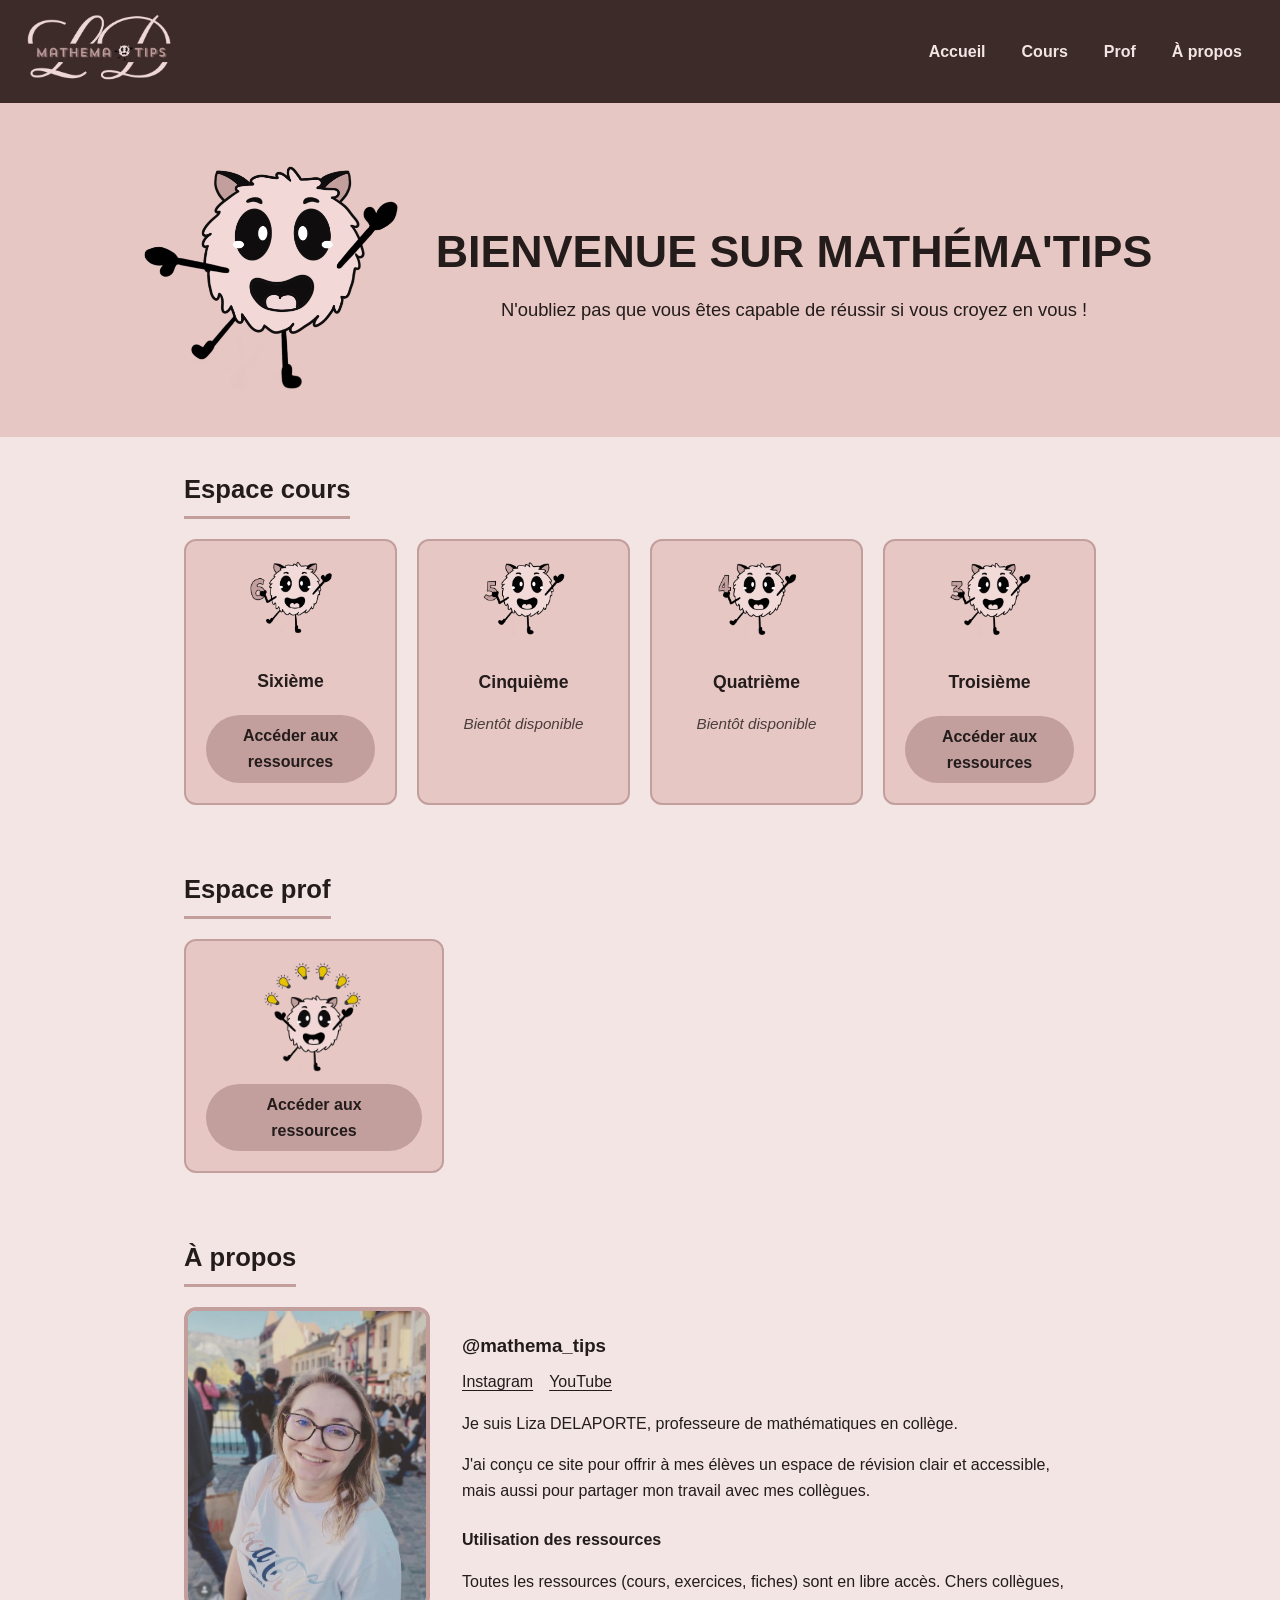
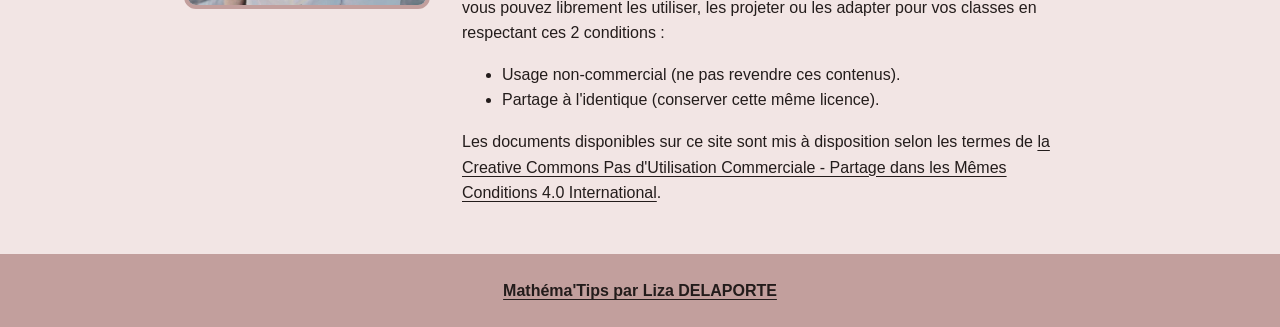
<file: index.html>
<!DOCTYPE html>
<html lang="fr">
<head>
  <meta charset="UTF-8">
  <meta name="viewport" content="width=device-width, initial-scale=1">
  <title>ACCUEIL | Mathéma'Tips</title>
  <meta name="description" content="Mathéma'Tips : cours, exercices et fiches de mathématiques au collège, par Liza Delaporte.">
  <link rel="stylesheet" href="style.css">
</head>
<body>

<header class="entete">
  <a class="logo" href="index.html">
    <img src="images/commun/logo.png" alt="Logo Mathéma'Tips" width="149" height="69">
  </a>
  <nav aria-label="Navigation principale">
    <ul class="menu">
      <li><a href="index.html">Accueil</a></li>
      <li class="deroulant">
        <button type="button" aria-haspopup="true">Cours</button>
        <ul class="sous-menu">
          <li><a href="https://ldelaporte.wixsite.com/mathematips/6èmes">Sixièmes</a></li>
          <li><a href="3emes.html">Troisièmes</a></li>
        </ul>
      </li>
      <li><a href="https://ldelaporte.wixsite.com/mathematips/prof">Prof</a></li>
      <li><a href="#a-propos">À propos</a></li>
    </ul>
  </nav>
</header>

<main>
  <section class="bandeau">
    <img src="images/accueil/bandeau.png" alt="" width="276" height="239">
    <div>
      <h1>Bienvenue sur Mathéma'Tips</h1>
      <p>N'oubliez pas que vous êtes capable de réussir si vous croyez en vous !</p>
    </div>
  </section>

  <section class="bloc" id="cours">
    <h2>Espace cours</h2>
    <div class="grille">
      <article class="carte">
        <img src="images/accueil/carte-6eme.png" alt="" width="82" height="74">
        <h3>Sixième</h3>
        <a class="bouton" href="https://ldelaporte.wixsite.com/mathematips/6èmes">Accéder aux ressources</a>
      </article>
      <article class="carte">
        <img src="images/accueil/carte-5eme.png" alt="" width="82" height="74">
        <h3>Cinquième</h3>
        <span class="bientot">Bientôt disponible</span>
      </article>
      <article class="carte">
        <img src="images/accueil/carte-4eme.png" alt="" width="82" height="74">
        <h3>Quatrième</h3>
        <span class="bientot">Bientôt disponible</span>
      </article>
      <article class="carte">
        <img src="images/commun/icone-3eme.png" alt="" width="82" height="74">
        <h3>Troisième</h3>
        <a class="bouton" href="3emes.html">Accéder aux ressources</a>
      </article>
    </div>
  </section>

  <section class="bloc" id="prof">
    <h2>Espace prof</h2>
    <article class="carte carte-seule">
      <img src="images/accueil/carte-prof.png" alt="" width="102" height="112">
      <a class="bouton" href="https://ldelaporte.wixsite.com/mathematips/prof">Accéder aux ressources</a>
    </article>
  </section>

  <section class="bloc apropos" id="a-propos">
    <h2>À propos</h2>
    <div class="apropos-contenu">
      <img class="portrait" src="images/accueil/portrait.jpeg" alt="Liza Delaporte" width="246" height="321">
      <div class="texte">
        <h3>@mathema_tips</h3>
        <p class="reseaux">
          <a href="https://www.instagram.com/mathema_tips/" aria-label="Instagram">Instagram</a>
          <a href="http://www.youtube.com/@mathema_tips" aria-label="YouTube">YouTube</a>
        </p>
        <p>Je suis Liza DELAPORTE, professeure de mathématiques en collège.</p>
        <p>J'ai conçu ce site pour offrir à mes élèves un espace de révision clair et accessible, mais aussi pour partager mon travail avec mes collègues.</p>
        <h4>Utilisation des ressources</h4>
        <p>Toutes les ressources (cours, exercices, fiches) sont en libre accès. Chers collègues, vous pouvez librement les utiliser, les projeter ou les adapter pour vos classes en respectant ces 2 conditions :</p>
        <ul>
          <li>Usage non-commercial (ne pas revendre ces contenus).</li>
          <li>Partage à l'identique (conserver cette même licence).</li>
        </ul>
        <p>Les documents disponibles sur ce site sont mis à disposition selon les termes de
          <a href="https://creativecommons.org/licenses/by-nc-sa/2.0/fr/">la Creative Commons Pas d'Utilisation Commerciale - Partage dans les Mêmes Conditions 4.0 International</a>.</p>
      </div>
    </div>
  </section>
</main>

<footer class="pied">
  <a href="index.html">Mathéma'Tips par Liza DELAPORTE</a>
</footer>

</body>
</html>
</file>
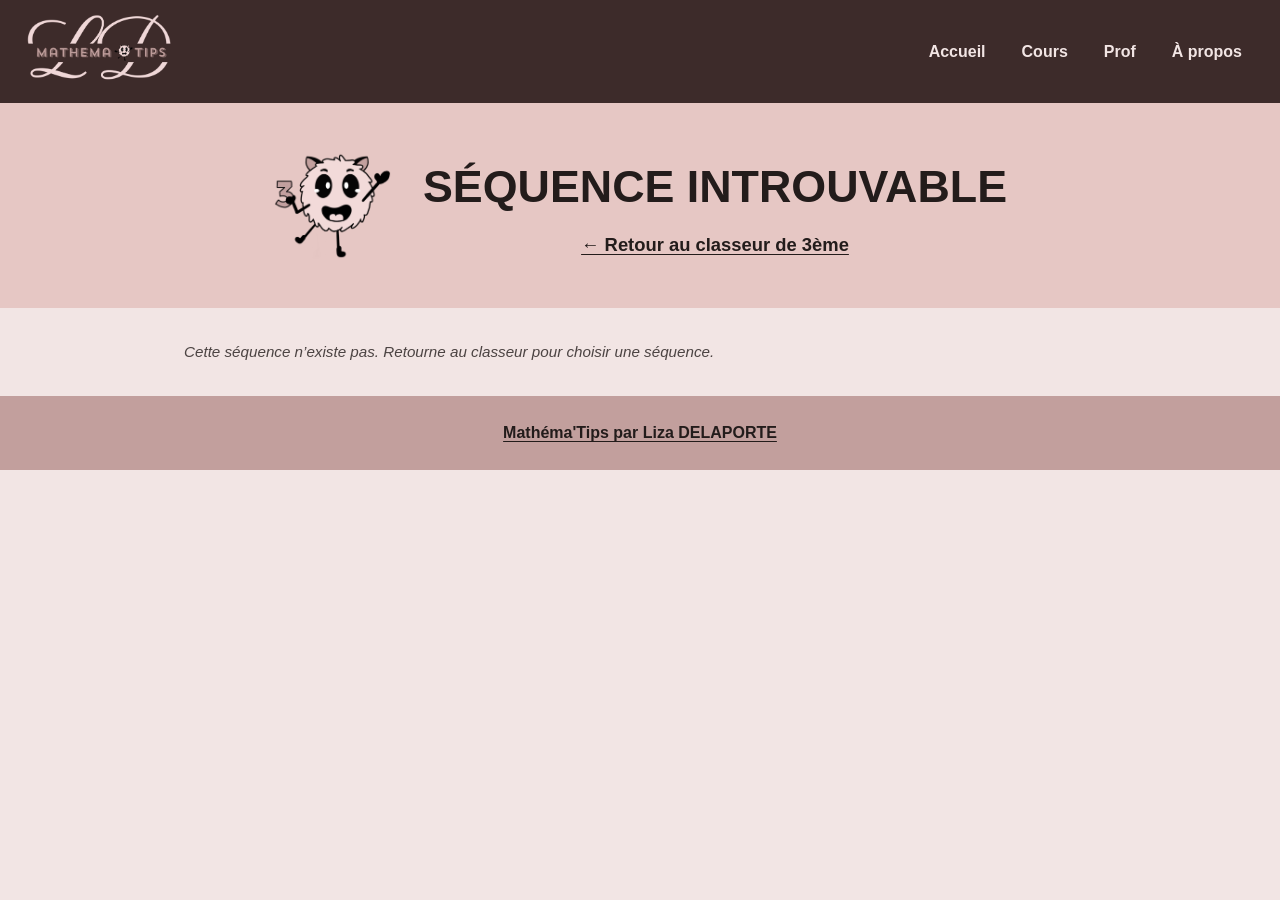
<file: sequence.html>
<!DOCTYPE html>
<html lang="fr">
<head>
  <meta charset="UTF-8">
  <meta name="viewport" content="width=device-width, initial-scale=1">
  <title>Séquence | Mathéma'Tips</title>
  <link rel="stylesheet" href="style.css">
</head>
<body>

<header class="entete">
  <a class="logo" href="index.html">
    <img src="images/commun/logo.png" alt="Logo Mathéma'Tips" width="149" height="69">
  </a>
  <nav aria-label="Navigation principale">
    <ul class="menu">
      <li><a href="index.html">Accueil</a></li>
      <li class="deroulant">
        <button type="button" aria-haspopup="true">Cours</button>
        <ul class="sous-menu">
          <li><a href="https://ldelaporte.wixsite.com/mathematips/6èmes">Sixièmes</a></li>
          <li><a href="3emes.html" aria-current="page">Troisièmes</a></li>
        </ul>
      </li>
      <li><a href="https://ldelaporte.wixsite.com/mathematips/prof">Prof</a></li>
      <li><a href="index.html#a-propos">À propos</a></li>
    </ul>
  </nav>
</header>

<main>
  <section class="bandeau">
    <img src="images/commun/icone-3eme.png" alt="" width="118" height="100">
    <div>
      <h1 id="titre-sequence">Séquence</h1>
      <p><a href="3emes.html#sequences">&larr; Retour au classeur de 3ème</a></p>
    </div>
  </section>

  <div id="contenu-sequence">
    <p class="bloc bientot">Chargement…</p>
  </div>
</main>

<footer class="pied">
  <a href="index.html">Mathéma'Tips par Liza DELAPORTE</a>
</footer>

<script src="sequences.js"></script>
<script>
(function () {
  var racine = document.getElementById('contenu-sequence');
  var titre = document.getElementById('titre-sequence');
  var n = parseInt(new URLSearchParams(location.search).get('n'), 10);
  var s = SEQUENCES.filter(function (x) { return x.n === n; })[0];

  function el(tag, classe, texte) {
    var e = document.createElement(tag);
    if (classe) e.className = classe;
    if (texte) e.textContent = texte;
    return e;
  }
  function bloc(titreBloc, icone) {
    var section = el('section', 'bloc');
    var h2 = el('h2');
    if (icone) {
      var img = el('img', 'icone-titre');
      img.src = icone; img.alt = ''; img.width = 56; img.height = 56;
      h2.appendChild(img);
    }
    h2.appendChild(document.createTextNode(titreBloc));
    section.appendChild(h2);
    racine.appendChild(section);
    return section;
  }
  function lien(texte, url) {
    var a = el('a', 'bouton', texte);
    a.href = url;
    return a;
  }

  racine.innerHTML = '';

  if (!s) {
    titre.textContent = 'Séquence introuvable';
    document.title = 'Séquence introuvable | Mathéma\u2019Tips';
    racine.appendChild(el('p', 'bloc bientot', 'Cette séquence n\u2019existe pas. Retourne au classeur pour choisir une séquence.'));
    return;
  }

  titre.textContent = 'Séquence ' + s.n + ' : ' + s.titre;
  document.title = 'Séquence ' + s.n + ' : ' + s.titre + ' | Mathéma\u2019Tips';

  if (!sequenceAContenu(s)) {
    racine.appendChild(el('p', 'bloc bientot', 'Le contenu de cette séquence arrive bientôt.'));
    return;
  }

  /* Objectifs */
  if (s.objectifs.length) {
    var b1 = bloc('Objectifs :');
    var ul1 = el('ul', 'objectifs');
    s.objectifs.forEach(function (o) { ul1.appendChild(el('li', '', o)); });
    b1.appendChild(ul1);
  }

  /* Outils */
  if (s.outils.length) {
    var b2 = bloc('Outils', 'images/sequence/icone-outils.png');
    var ul2 = el('ul', 'liens');
    s.outils.forEach(function (o) {
      var li = el('li'); li.appendChild(lien(o.texte, o.url)); ul2.appendChild(li);
    });
    b2.appendChild(ul2);
  }

  /* Entraînement */
  if (s.ateliers.length) {
    var b3 = bloc('Entraînement :', 'images/sequence/icone-entrainement.png');
    var ul3 = el('ul', 'ateliers');
    s.ateliers.forEach(function (a) {
      var li = el('li', 'atelier');
      li.appendChild(lien(a.nom, a.url));
      ul3.appendChild(li);
    });
    b3.appendChild(ul3);
  }
})();
</script>

</body>
</html>
</file>
<file: style.css>
:root {
  --entete: #3D2B2A;   /* uniquement l'en-tête */
  --accent: #C29F9D;
  --rose: #E6C7C4;
  --fond: #F2E5E4;
  --texte: #231C1B;    /* texte courant (neutre très foncé, lisible) */
}
* { box-sizing: border-box; }
html { scroll-behavior: smooth; }
body {
  margin: 0;
  font-family: "Segoe UI", Roboto, Helvetica, Arial, sans-serif;
  line-height: 1.6;
  color: var(--texte);
  background: var(--fond);
}
img { max-width: 100%; height: auto; }
a { color: var(--texte); text-underline-offset: 3px; }
a:hover { text-decoration-thickness: 2px; }
:focus-visible { outline: 3px solid var(--texte); outline-offset: 2px; }

/* En-tête (seul endroit où #3D2B2A est utilisé) */
.entete {
  display: flex; flex-wrap: wrap; align-items: center; justify-content: space-between;
  gap: 12px; padding: 12px 24px;
  background: var(--entete);
  position: sticky; top: 0; z-index: 10;
}
.entete :focus-visible { outline-color: var(--fond); }
.menu, .sous-menu { list-style: none; margin: 0; padding: 0; }
.menu { display: flex; gap: 8px; flex-wrap: wrap; }
.menu a, .menu button {
  display: block; padding: 8px 14px; border: 0; background: none;
  font: inherit; font-weight: 600; text-decoration: none; color: var(--fond);
  cursor: pointer; border-radius: 6px;
}
.menu a:hover, .menu button:hover { background: var(--accent); color: var(--texte); }
.deroulant { position: relative; }
.sous-menu {
  display: none; position: absolute; left: 0; top: 100%; min-width: 160px;
  background: var(--entete); border: 1px solid var(--accent); border-radius: 8px; padding: 6px;
}
.deroulant:hover .sous-menu, .deroulant:focus-within .sous-menu { display: block; }

/* Bandeau d'accueil */
.bandeau {
  display: flex; flex-wrap: wrap; align-items: center; justify-content: center;
  gap: 32px; padding: 48px 24px; text-align: center;
  background: var(--rose);
}
.bandeau h1 { margin: 0 0 8px; font-size: clamp(1.8rem, 5vw, 2.8rem); text-transform: uppercase; }
.bandeau p { margin: 0; font-size: 1.15rem; }

/* Blocs */
.bloc { max-width: 960px; margin: 0 auto; padding: 32px 24px; }
.bloc h2 {
  margin: 0 0 20px; font-size: 1.6rem;
  padding-bottom: 6px; border-bottom: 3px solid var(--accent); display: inline-block;
}
.grille { display: grid; grid-template-columns: repeat(auto-fit, minmax(190px, 1fr)); gap: 20px; }
.carte {
  background: var(--rose); border: 2px solid var(--accent); border-radius: 12px;
  padding: 20px; text-align: center;
  display: flex; flex-direction: column; align-items: center; gap: 8px;
}
.carte h3 { margin: 0; font-size: 1.1rem; }
.carte-seule { max-width: 260px; }
.bouton {
  display: inline-block; margin-top: 4px; padding: 8px 16px; border-radius: 999px;
  background: var(--accent); color: var(--texte); font-weight: 600; text-decoration: none;
}
.bouton:hover { background: var(--texte); color: var(--fond); }
.bientot { font-size: 0.95rem; font-style: italic; opacity: 0.8; }

/* À propos */
.apropos-contenu { display: flex; flex-wrap: wrap; gap: 32px; align-items: flex-start; }
.portrait { border-radius: 12px; border: 4px solid var(--accent); }
.texte { flex: 1 1 320px; max-width: 70ch; }
.texte h3 { margin: 0 0 4px; }
.texte h4 { margin: 24px 0 4px; }
.reseaux { display: flex; gap: 16px; margin: 0 0 12px; }

/* Pied */
.pied { text-align: center; padding: 24px; background: var(--accent); }
.pied a { font-weight: 600; }

@media (prefers-reduced-motion: reduce) { html { scroll-behavior: auto; } }

/* Page 3èmes */
.onglets { display: flex; flex-wrap: wrap; gap: 10px; justify-content: center; padding: 24px; }
.infos { list-style: none; margin: 0 0 20px; padding: 0; display: grid; gap: 12px; }
.infos li { display: flex; align-items: center; gap: 12px; }
.bloc h3 { margin: 24px 0 8px; }
details { background: var(--rose); border: 2px solid var(--accent); border-radius: 12px; padding: 12px 16px; margin-bottom: 12px; }
summary { cursor: pointer; font-weight: 600; }
.document { display: block; margin: 12px auto 0; border-radius: 8px; }
.sequences { margin: 0; padding-left: 20px; columns: 2 280px; column-gap: 32px; }
.sequences li { margin-bottom: 6px; }
.menu a[aria-current="page"] { background: var(--accent); color: var(--texte); }

/* Onglets de la page 3èmes */
.onglets .bouton { border: 0; font: inherit; font-weight: 600; cursor: pointer; }
.onglets .bouton[aria-pressed="true"] { background: var(--texte); color: var(--fond); }
.panneau[hidden] { display: none; }

/* Sélecteurs Auto'Tips */
.selecteurs { display: flex; flex-wrap: wrap; gap: 16px; margin-bottom: 16px; }
.selecteurs label { display: flex; flex-direction: column; gap: 4px; font-weight: 600; }
.selecteurs select {
  font: inherit; padding: 8px 12px; min-width: 140px;
  border: 2px solid var(--accent); border-radius: 8px; background: var(--rose); color: var(--texte);
}
.autotips-figure { margin: 0 0 20px; }
.document[hidden] { display: none; }

/* Bouton d'action (correction) */
.bouton-action { border: 0; font: inherit; font-weight: 600; cursor: pointer; margin-bottom: 12px; }
.bouton-action[aria-expanded="true"] { background: var(--texte); color: var(--fond); }
.selecteurs select:disabled { opacity: 0.6; cursor: not-allowed; }

/* Auto'Tips : questions générées (2 colonnes, 1 seule sur téléphone) */
.questions { list-style: none; counter-reset: q; padding: 0; margin: 0 0 16px;
  display: grid; grid-template-columns: repeat(2, minmax(0, 1fr)); gap: 14px; }
.questions li { counter-increment: q; background: var(--rose); border: 2px solid var(--accent); border-radius: 12px; padding: 14px 16px; min-width: 0; }
.questions li::before { content: "Question " counter(q); display: block; font-weight: 700; margin-bottom: 4px; }
@media (max-width: 700px) { .questions { grid-template-columns: 1fr; } }
.enonce { margin-bottom: 10px; overflow-x: auto; }
.champ-reponse {
  width: 100%; max-width: 420px; font: inherit; padding: 8px 12px;
  border: 2px solid var(--accent); border-radius: 8px; background: var(--fond); color: var(--texte);
}
.champ-reponse:disabled { opacity: 1; cursor: default; }
.verdict { margin-top: 10px; font-weight: 700; }
.questions li.juste { border-color: #2e7d32; }
.questions li.juste .champ-reponse { border-color: #2e7d32; }
.questions li.juste .verdict { color: #1b5e20; }
.questions li.faux, .questions li.vide { border-color: #b3261e; }
.questions li.faux .champ-reponse, .questions li.vide .champ-reponse { border-color: #b3261e; }
.questions li.faux .verdict, .questions li.vide .verdict { color: #8c1d18; }
.reponse { margin-top: 8px; padding: 8px 12px; border-left: 4px solid #2e7d32; background: #e3f4e1; color: #1b4d1e; border-radius: 4px; }
.actions { display: flex; flex-wrap: wrap; gap: 10px; }
.frac { display: inline-flex; flex-direction: column; align-items: center; vertical-align: middle; margin: 0 0.15em; line-height: 1.15; font-size: 0.95em; }
.frac > span:first-child { border-bottom: 1.5px solid currentColor; padding: 0 0.25em 0.05em; }
.frac > span:last-child { padding: 0.05em 0.25em 0; }
.tableau-prop { border-collapse: collapse; margin-top: 8px; background: var(--fond); }
.tableau-prop th, .tableau-prop td { border: 1px solid var(--accent); padding: 6px 12px; text-align: center; }
.tableau-prop th { text-align: left; background: var(--accent); }

/* Page séquence */
.bandeau a { color: var(--texte); font-weight: 600; }
.icone-titre { vertical-align: middle; margin-right: 12px; width: 56px; height: auto; }
.objectifs { margin: 0; padding-left: 22px; }
.objectifs li { margin-bottom: 6px; }
.liens, .ateliers { list-style: none; margin: 0; padding: 0; display: grid; gap: 12px; }
.atelier { display: flex; flex-wrap: wrap; align-items: center; gap: 12px; background: var(--rose); border: 2px solid var(--accent); border-radius: 12px; padding: 12px 16px; }
.atelier .bouton:first-child { background: var(--fond); }

.objectif { font-size: 0.85rem; font-style: italic; margin-bottom: 6px; opacity: 0.85; }
</file>
